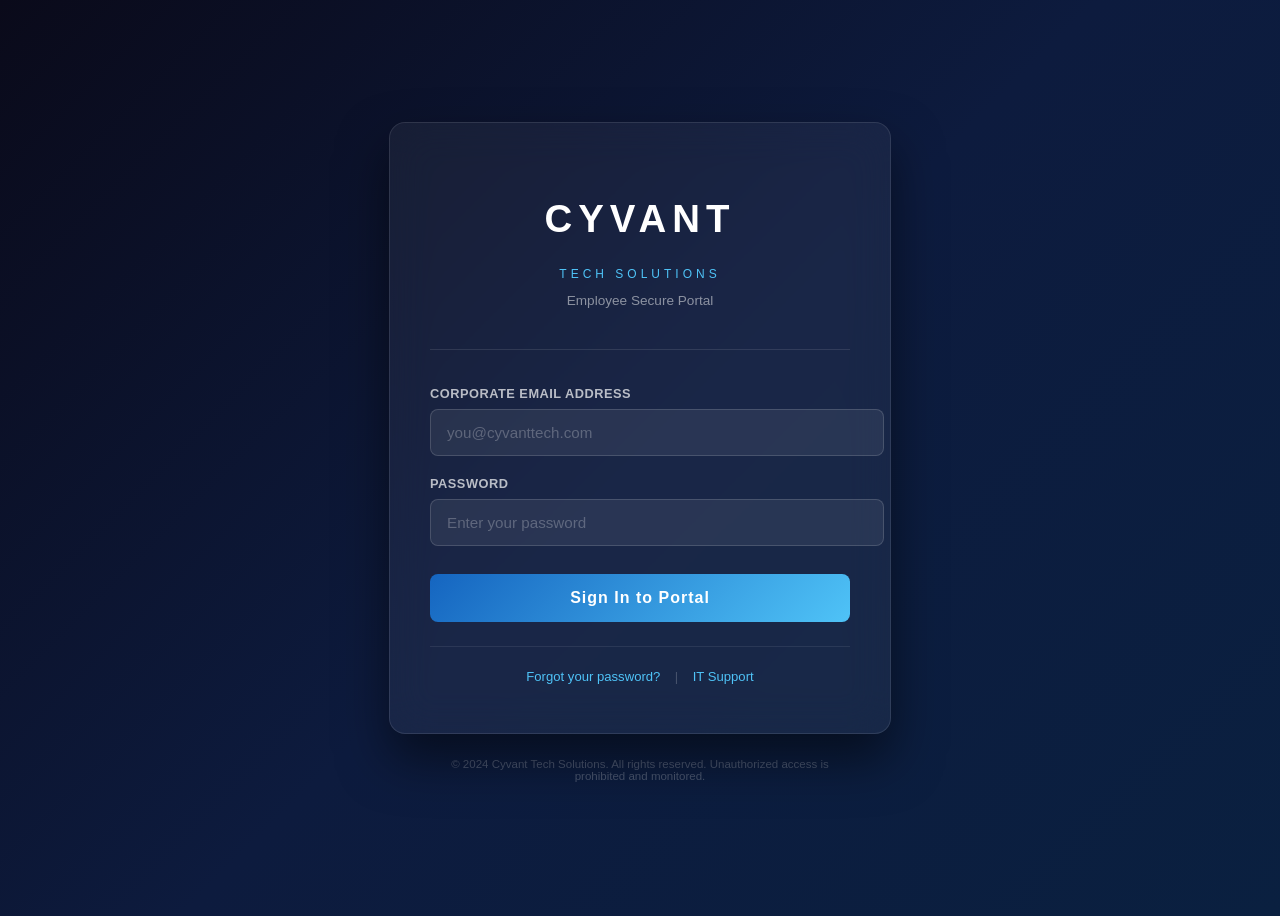
<file: cyvant-phishing-awareness-simulation/index.html>
<!DOCTYPE html>
<html lang="en">

  <head>
    <meta charset="UTF-8" />
    <meta name="viewport" content="width=device-width, initial-scale=1.0" />
    <title>CYVANT TECH SOLUTIONS — Employee Portal</title>

    <link rel="stylesheet" href="style.css" />

  </head>

  <body>

    <div class="page-wrapper">

      <div class="login-card">

        <div class="brand-header">
          <h1 class="company-name">CYVANT</h1>
          <p class="company-subtitle">TECH SOLUTIONS</p>
          <p class="portal-label">Employee Secure Portal</p>
        </div>

        <form id="loginForm" novalidate>

          <div class="input-group">
            <label for="email">Corporate Email Address</label>
            <input
              type="email"
              id="email"
              name="email"
              placeholder="you@cyvanttech.com"
              autocomplete="off"
              required
            />
          </div>

          <div class="input-group">
            <label for="password">Password</label>
            <input
              type="password"
              id="password"
              name="password"
              placeholder="Enter your password"
              autocomplete="off"
              required
            />
          </div>

          <button type="submit" id="loginBtn">
            Sign In to Portal
          </button>

        </form>

        <div class="card-footer">
          <a href="#">Forgot your password?</a>
          <span class="separator">|</span>
          <a href="#">IT Support</a>
        </div>

      </div>

      <p class="legal-footer">
        &copy; 2024 Cyvant Tech Solutions. All rights reserved. 
        Unauthorized access is prohibited and monitored.
      </p>

    </div>

    <script src="script.js"></script>
  </body>

</html>
</file>
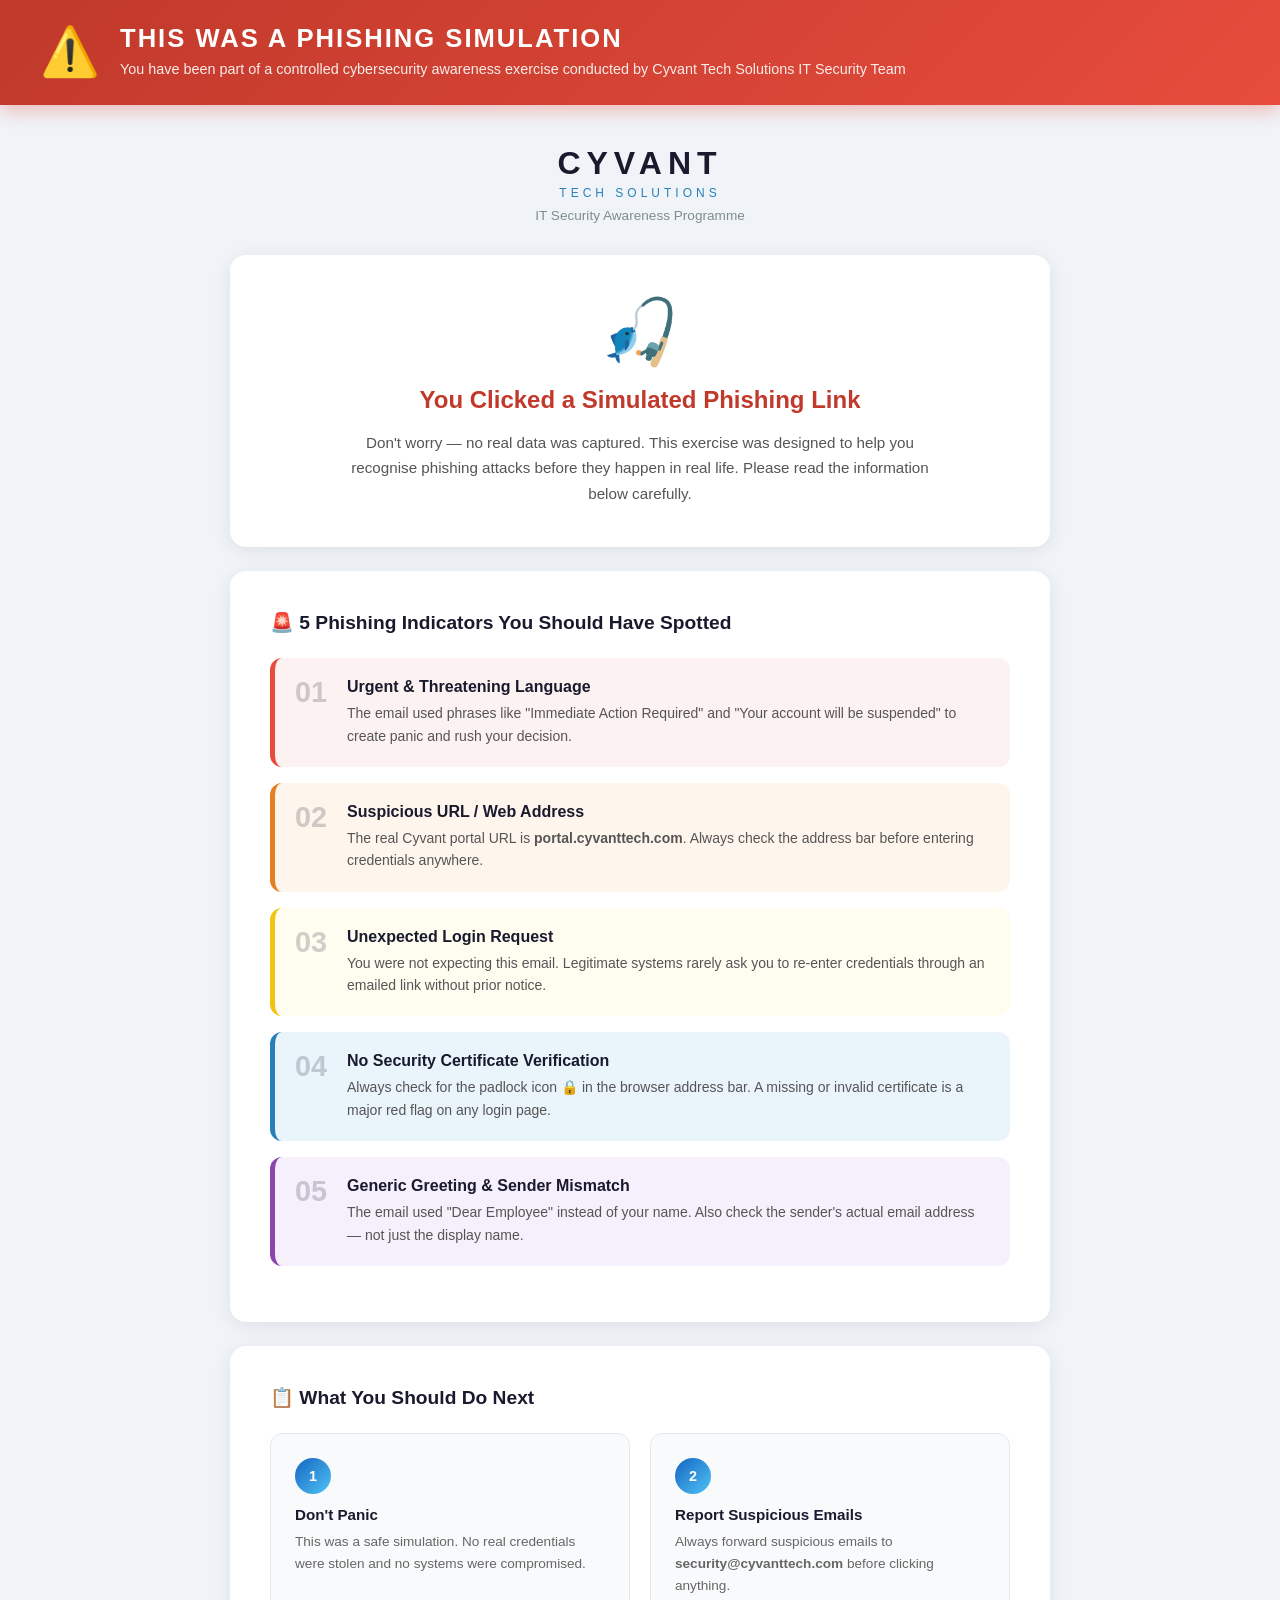
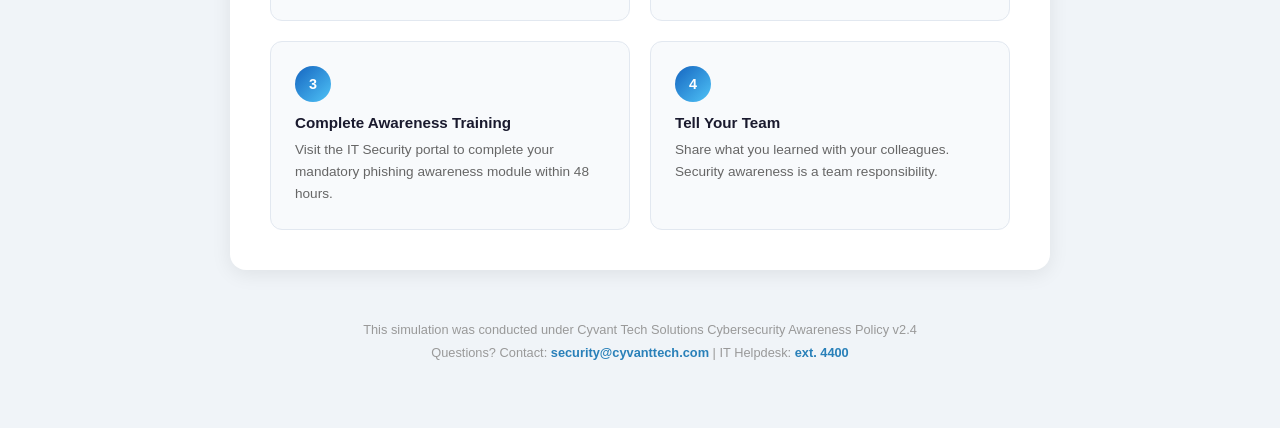
<file: cyvant-phishing-awareness-simulation/awareness.html>
<!DOCTYPE html>
<html lang="en">
<head>
  <meta charset="UTF-8" />
  <meta name="viewport" content="width=device-width, initial-scale=1.0" />
  <title>CYVANT TECH SOLUTIONS — Security Awareness</title>
  <link rel="stylesheet" href="awareness.css" />
</head>

<body>

  <div class="alert-banner">
    <div class="alert-icon">⚠️</div>
    <div class="alert-text">
      <h1>THIS WAS A PHISHING SIMULATION</h1>
      <p>You have been part of a controlled cybersecurity awareness exercise 
      conducted by Cyvant Tech Solutions IT Security Team</p>
    </div>
  </div>

  <div class="page-wrapper">

    <div class="company-header">
      <h2 class="company-name">CYVANT</h2>
      <p class="company-sub">TECH SOLUTIONS</p>
      <p class="dept-label">IT Security Awareness Programme</p>
    </div>

    <div class="main-card">

      <div class="result-section">
        <div class="result-icon">🎣</div>
        <h2 class="result-title">You Clicked a Simulated Phishing Link</h2>
        <p class="result-desc">
          Don't worry — no real data was captured. This exercise was designed 
          to help you recognise phishing attacks before they happen in real life. 
          Please read the information below carefully.
        </p>
      </div>

    </div>

    <div class="indicators-section">

      <h3 class="section-title">
        🚨 5 Phishing Indicators You Should Have Spotted
      </h3>

      <div class="indicator-card red">
        <span class="indicator-number">01</span>
        <div class="indicator-content">
          <h4>Urgent & Threatening Language</h4>
          <p>The email used phrases like "Immediate Action Required" and 
          "Your account will be suspended" to create panic and rush your decision.</p>
        </div>
      </div>

      <div class="indicator-card orange">
        <span class="indicator-number">02</span>
        <div class="indicator-content">
          <h4>Suspicious URL / Web Address</h4>
          <p>The real Cyvant portal URL is <strong>portal.cyvanttech.com</strong>. 
          Always check the address bar before entering credentials anywhere.</p>
        </div>
      </div>

      <div class="indicator-card yellow">
        <span class="indicator-number">03</span>
        <div class="indicator-content">
          <h4>Unexpected Login Request</h4>
          <p>You were not expecting this email. Legitimate systems rarely 
          ask you to re-enter credentials through an emailed link without prior notice.</p>
        </div>
      </div>

      <div class="indicator-card blue">
        <span class="indicator-number">04</span>
        <div class="indicator-content">
          <h4>No Security Certificate Verification</h4>
          <p>Always check for the padlock icon 🔒 in the browser address bar. 
          A missing or invalid certificate is a major red flag on any login page.</p>
        </div>
      </div>

      <div class="indicator-card purple">
        <span class="indicator-number">05</span>
        <div class="indicator-content">
          <h4>Generic Greeting & Sender Mismatch</h4>
          <p>The email used "Dear Employee" instead of your name. 
          Also check the sender's actual email address — not just the display name.</p>
        </div>
      </div>

    </div>

    <div class="reporting-section">

      <h3 class="section-title">📋 What You Should Do Next</h3>

      <div class="steps-grid">

        <div class="step-box">
          <div class="step-num">1</div>
          <h4>Don't Panic</h4>
          <p>This was a safe simulation. No real credentials were stolen 
          and no systems were compromised.</p>
        </div>

        <div class="step-box">
          <div class="step-num">2</div>
          <h4>Report Suspicious Emails</h4>
          <p>Always forward suspicious emails to 
          <strong>security@cyvanttech.com</strong> before clicking anything.</p>
        </div>

        <div class="step-box">
          <div class="step-num">3</div>
          <h4>Complete Awareness Training</h4>
          <p>Visit the IT Security portal to complete your mandatory 
          phishing awareness module within 48 hours.</p>
        </div>

        <div class="step-box">
          <div class="step-num">4</div>
          <h4>Tell Your Team</h4>
          <p>Share what you learned with your colleagues. 
          Security awareness is a team responsibility.</p>
        </div>

      </div>

    </div>

    <div class="awareness-footer">
      <p>This simulation was conducted under Cyvant Tech Solutions 
      Cybersecurity Awareness Policy v2.4</p>
      <p class="footer-contact">
        Questions? Contact: <strong>security@cyvanttech.com</strong> 
        | IT Helpdesk: <strong>ext. 4400</strong>
      </p>
    </div>

  </div>

</body>
</html>
</file>
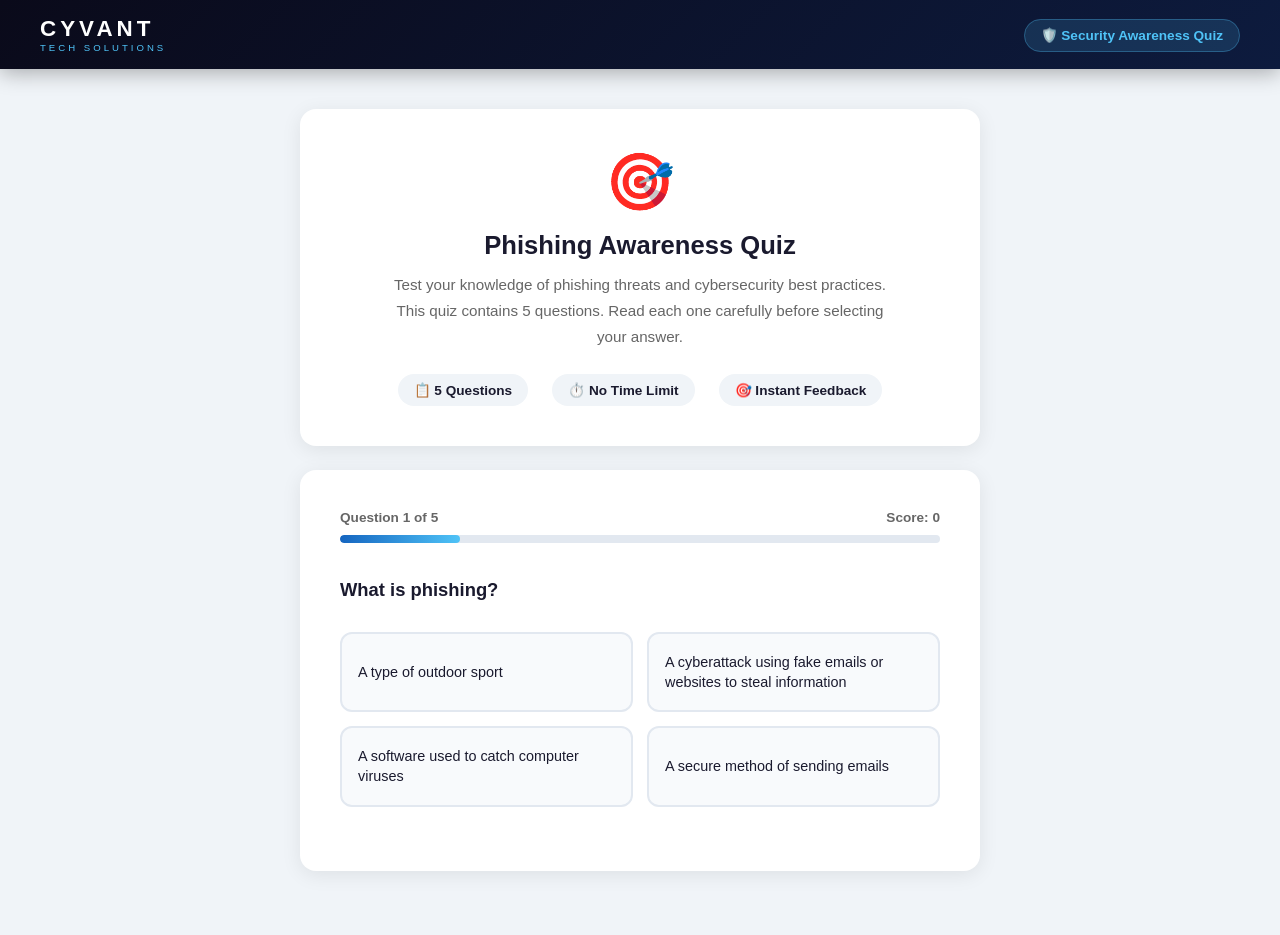
<file: cyvant-phishing-awareness-simulation/quiz.html>
<!DOCTYPE html>
<html lang="en">
<head>
  <meta charset="UTF-8" />
  <meta name="viewport" content="width=device-width, initial-scale=1.0" />
  <title>CYVANT TECH SOLUTIONS — Security Awareness Quiz</title>
  <link rel="stylesheet" href="quiz.css" />
</head>

<body>

  <div class="quiz-header">
    <div class="header-brand">
      <h1 class="brand-name">CYVANT</h1>
      <p class="brand-sub">TECH SOLUTIONS</p>
    </div>
    <div class="header-label">
      <span class="quiz-badge">🛡️ Security Awareness Quiz</span>
    </div>
  </div>

  <div class="page-wrapper">

    <div class="intro-card">
      <div class="intro-icon">🎯</div>
      <h2 class="intro-title">Phishing Awareness Quiz</h2>
      <p class="intro-desc">
        Test your knowledge of phishing threats and cybersecurity best 
        practices. This quiz contains 5 questions. Read each one carefully 
        before selecting your answer.
      </p>
      <div class="quiz-meta">
        <span>📋 5 Questions</span>
        <span>⏱️ No Time Limit</span>
        <span>🎯 Instant Feedback</span>
      </div>
    </div>

    <div class="quiz-container">

      <div class="progress-section">
        <div class="progress-text">
          <span id="questionCounter">Question 1 of 5</span>
          <span id="scoreTracker">Score: 0</span>
        </div>
        <div class="progress-bar-wrapper">
          <div class="progress-bar" id="progressBar"></div>
        </div>
      </div>

      <div class="question-card" id="questionCard">

        <p class="question-text" id="questionText">
          Loading question...
        </p>

        <div class="options-grid" id="optionsGrid">
          <button class="option-btn" id="option0"></button>
          <button class="option-btn" id="option1"></button>
          <button class="option-btn" id="option2"></button>
          <button class="option-btn" id="option3"></button>
        </div>

        <div class="feedback-box" id="feedbackBox">
          <p id="feedbackText"></p>
        </div>

      </div>

    </div>

    <div class="score-screen" id="scoreScreen">

      <div class="score-icon" id="scoreIcon">🏆</div>
      <h2 class="score-title">Quiz Complete!</h2>
      <p class="score-subtitle">Here are your results</p>

      <div class="score-display">
        <span class="score-number" id="finalScore">0</span>
        <span class="score-total">/ 5</span>
      </div>

      <p class="score-message" id="scoreMessage"></p>

      <div class="score-actions">
        <button class="restart-btn" id="restartBtn">
          🔄 Retake Quiz
        </button>
        <a href="awareness.html" class="awareness-btn">
          📚 Review Awareness Guide
        </a>
      </div>

    </div>

  </div>

  <script src="quiz.js"></script>
  
</body>
</html>
</file>
<file: cyvant-phishing-awareness-simulation/style.css>
<style>

* {
  margin: 0;
  padding: 0;
  box-sizing: border-box;
}
body {
  min-height: 100vh;
  background: linear-gradient(135deg, #0a0a1a 0%, #0d1b3e 50%, #0a2040 100%);
  font-family: 'Segoe UI', Tahoma, Geneva, Verdana, sans-serif;
  display: flex;
  align-items: center;
  justify-content: center;
}
.page-wrapper {
  width: 100%;
  display: flex;
  flex-direction: column;
  align-items: center;
  padding: 20px;
}
.login-card {
  background: rgba(255, 255, 255, 0.05);
  backdrop-filter: blur(20px);
  border: 1px solid rgba(255, 255, 255, 0.1);
  border-radius: 16px;
  padding: 48px 40px;
  width: 100%;
  max-width: 420px;
  box-shadow: 0 25px 50px rgba(0, 0, 0, 0.5);
}
.brand-header {
  text-align: center;
  margin-bottom: 36px;
  padding-bottom: 28px;
  border-bottom: 1px solid rgba(255, 255, 255, 0.1);
}

.company-name {
  font-size: 2.4rem;
  font-weight: 800;
  letter-spacing: 6px;
  color: #ffffff;
  text-transform: uppercase;
}

.company-subtitle {
  font-size: 0.75rem;
  letter-spacing: 4px;
  color: #4fc3f7;
  text-transform: uppercase;
  margin-top: 4px;
}

.portal-label {
  font-size: 0.85rem;
  color: rgba(255, 255, 255, 0.5);
  margin-top: 12px;
}
.input-group {
  margin-bottom: 20px;
}

.input-group label {
  display: block;
  font-size: 0.8rem;
  font-weight: 600;
  color: rgba(255, 255, 255, 0.7);
  margin-bottom: 8px;
  letter-spacing: 0.5px;
  text-transform: uppercase;
}

.input-group input {
  width: 100%;
  padding: 14px 16px;
  background: rgba(255, 255, 255, 0.07);
  border: 1px solid rgba(255, 255, 255, 0.15);
  border-radius: 8px;
  color: #ffffff;
  font-size: 0.95rem;
  outline: none;
  transition: border-color 0.3s ease, background 0.3s ease;
}

.input-group input:focus {
  border-color: #4fc3f7;
  background: rgba(255, 255, 255, 0.1);
}

.input-group input::placeholder {
  color: rgba(255, 255, 255, 0.25);
}
#loginBtn {
  width: 100%;
  padding: 15px;
  margin-top: 8px;
  background: linear-gradient(135deg, #1565c0, #4fc3f7);
  color: #ffffff;
  font-size: 1rem;
  font-weight: 700;
  letter-spacing: 1px;
  border: none;
  border-radius: 8px;
  cursor: pointer;
  transition: opacity 0.2s ease, transform 0.1s ease;
}

#loginBtn:hover {
  opacity: 0.9;
  transform: translateY(-1px);
}

#loginBtn:active {
  transform: translateY(0px);
}
.card-footer {
  text-align: center;
  margin-top: 24px;
  padding-top: 20px;
  border-top: 1px solid rgba(255, 255, 255, 0.08);
}

.card-footer a {
  color: #4fc3f7;
  font-size: 0.82rem;
  text-decoration: none;
}

.card-footer a:hover {
  text-decoration: underline;
}

.separator {
  color: rgba(255, 255, 255, 0.2);
  margin: 0 10px;
  font-size: 0.82rem;
}

.legal-footer {
  margin-top: 24px;
  color: rgba(255, 255, 255, 0.25);
  font-size: 0.72rem;
  text-align: center;
  max-width: 380px;
}

<style>
</file>
<file: cyvant-phishing-awareness-simulation/awareness.css>
* {
  margin: 0;
  padding: 0;
  box-sizing: border-box;
}

body {
  min-height: 100vh;
  background: #f0f4f8;
  font-family: 'Segoe UI', Tahoma, Geneva, Verdana, sans-serif;
  color: #1a1a2e;
}

.alert-banner {
  background: linear-gradient(135deg, #c0392b, #e74c3c);
  color: white;
  padding: 24px 40px;
  display: flex;
  align-items: center;
  gap: 20px;
  box-shadow: 0 4px 20px rgba(231, 76, 60, 0.4);
}

.alert-icon {
  font-size: 3rem;
  flex-shrink: 0;
}

.alert-text h1 {
  font-size: 1.6rem;
  font-weight: 800;
  letter-spacing: 2px;
  margin-bottom: 6px;
}

.alert-text p {
  font-size: 0.9rem;
  opacity: 0.9;
  line-height: 1.5;
}

.page-wrapper {
  max-width: 860px;
  margin: 0 auto;
  padding: 40px 20px;
}

.company-header {
  text-align: center;
  margin-bottom: 32px;
}

.company-header .company-name {
  font-size: 2rem;
  font-weight: 800;
  letter-spacing: 6px;
  color: #1a1a2e;
}

.company-header .company-sub {
  font-size: 0.75rem;
  letter-spacing: 4px;
  color: #2980b9;
  text-transform: uppercase;
  margin-top: 4px;
}

.company-header .dept-label {
  font-size: 0.85rem;
  color: #7f8c8d;
  margin-top: 8px;
}

.main-card {
  background: white;
  border-radius: 16px;
  padding: 40px;
  margin-bottom: 24px;
  box-shadow: 0 4px 20px rgba(0, 0, 0, 0.08);
}

.result-section {
  text-align: center;
}

.result-icon {
  font-size: 4rem;
  margin-bottom: 16px;
}

.result-title {
  font-size: 1.5rem;
  font-weight: 700;
  color: #c0392b;
  margin-bottom: 16px;
}

.result-desc {
  font-size: 0.95rem;
  color: #555;
  line-height: 1.7;
  max-width: 600px;
  margin: 0 auto;
}

.indicators-section {
  background: white;
  border-radius: 16px;
  padding: 40px;
  margin-bottom: 24px;
  box-shadow: 0 4px 20px rgba(0, 0, 0, 0.08);
}

.section-title {
  font-size: 1.2rem;
  font-weight: 700;
  color: #1a1a2e;
  margin-bottom: 24px;
}

.indicator-card {
  display: flex;
  align-items: flex-start;
  gap: 20px;
  padding: 20px;
  border-radius: 12px;
  margin-bottom: 16px;
  border-left: 5px solid;
}

.indicator-card.red    { background: #fdf2f2; border-color: #e74c3c; }
.indicator-card.orange { background: #fef6ec; border-color: #e67e22; }
.indicator-card.yellow { background: #fefdf0; border-color: #f1c40f; }
.indicator-card.blue   { background: #eaf4fb; border-color: #2980b9; }
.indicator-card.purple { background: #f5f0fb; border-color: #8e44ad; }

.indicator-number {
  font-size: 1.8rem;
  font-weight: 800;
  opacity: 0.2;
  flex-shrink: 0;
  line-height: 1;
}

.indicator-content h4 {
  font-size: 1rem;
  font-weight: 700;
  color: #1a1a2e;
  margin-bottom: 6px;
}

.indicator-content p {
  font-size: 0.875rem;
  color: #555;
  line-height: 1.6;
}

.reporting-section {
  background: white;
  border-radius: 16px;
  padding: 40px;
  margin-bottom: 24px;
  box-shadow: 0 4px 20px rgba(0, 0, 0, 0.08);
}

.steps-grid {
  display: grid;
  grid-template-columns: repeat(2, 1fr);
  gap: 20px;
  margin-top: 8px;
}

.step-box {
  background: #f8fafc;
  border-radius: 12px;
  padding: 24px;
  border: 1px solid #e2e8f0;
}

.step-num {
  width: 36px;
  height: 36px;
  background: linear-gradient(135deg, #1565c0, #4fc3f7);
  color: white;
  border-radius: 50%;
  display: flex;
  align-items: center;
  justify-content: center;
  font-weight: 700;
  font-size: 0.9rem;
  margin-bottom: 12px;
}

.step-box h4 {
  font-size: 0.95rem;
  font-weight: 700;
  color: #1a1a2e;
  margin-bottom: 8px;
}

.step-box p {
  font-size: 0.85rem;
  color: #666;
  line-height: 1.6;
}

.awareness-footer {
  text-align: center;
  padding: 24px;
  color: #999;
  font-size: 0.8rem;
  line-height: 1.8;
}

.awareness-footer strong {
  color: #2980b9;
}
</file>
<file: cyvant-phishing-awareness-simulation/quiz.css>
* {
  margin: 0;
  padding: 0;
  box-sizing: border-box;
}

body {
  min-height: 100vh;
  background: #f0f4f8;
  font-family: 'Segoe UI', Tahoma, Geneva, Verdana, sans-serif;
  color: #1a1a2e;
}

.quiz-header {
  background: linear-gradient(135deg, #0a0a1a, #0d1b3e);
  padding: 16px 40px;
  display: flex;
  align-items: center;
  justify-content: space-between;
  box-shadow: 0 4px 20px rgba(0, 0, 0, 0.3);
}

.brand-name {
  font-size: 1.4rem;
  font-weight: 800;
  letter-spacing: 4px;
  color: #ffffff;
}

.brand-sub {
  font-size: 0.6rem;
  letter-spacing: 3px;
  color: #4fc3f7;
  text-transform: uppercase;
}

.quiz-badge {
  background: rgba(79, 195, 247, 0.15);
  color: #4fc3f7;
  padding: 8px 16px;
  border-radius: 20px;
  font-size: 0.85rem;
  font-weight: 600;
  border: 1px solid rgba(79, 195, 247, 0.3);
}

.page-wrapper {
  max-width: 720px;
  margin: 0 auto;
  padding: 40px 20px;
}

.intro-card {
  background: white;
  border-radius: 16px;
  padding: 40px;
  margin-bottom: 24px;
  text-align: center;
  box-shadow: 0 4px 20px rgba(0, 0, 0, 0.08);
}

.intro-icon {
  font-size: 3.5rem;
  margin-bottom: 16px;
}

.intro-title {
  font-size: 1.6rem;
  font-weight: 700;
  color: #1a1a2e;
  margin-bottom: 12px;
}

.intro-desc {
  font-size: 0.95rem;
  color: #666;
  line-height: 1.7;
  max-width: 500px;
  margin: 0 auto 24px;
}

.quiz-meta {
  display: flex;
  justify-content: center;
  gap: 24px;
  flex-wrap: wrap;
}

.quiz-meta span {
  background: #f0f4f8;
  padding: 8px 16px;
  border-radius: 20px;
  font-size: 0.85rem;
  font-weight: 600;
  color: #1a1a2e;
}

.quiz-container {
  background: white;
  border-radius: 16px;
  padding: 40px;
  box-shadow: 0 4px 20px rgba(0, 0, 0, 0.08);
  margin-bottom: 24px;
}

.progress-section {
  margin-bottom: 32px;
}

.progress-text {
  display: flex;
  justify-content: space-between;
  font-size: 0.85rem;
  font-weight: 600;
  color: #666;
  margin-bottom: 10px;
}

.progress-bar-wrapper {
  height: 8px;
  background: #e2e8f0;
  border-radius: 4px;
  overflow: hidden;
}

.progress-bar {
  height: 100%;
  width: 20%;
  background: linear-gradient(90deg, #1565c0, #4fc3f7);
  border-radius: 4px;
  transition: width 0.4s ease;
}

.question-text {
  font-size: 1.15rem;
  font-weight: 600;
  color: #1a1a2e;
  line-height: 1.6;
  margin-bottom: 28px;
}

.options-grid {
  display: grid;
  grid-template-columns: repeat(2, 1fr);
  gap: 14px;
  margin-bottom: 24px;
}

.option-btn {
  padding: 18px 16px;
  background: #f8fafc;
  border: 2px solid #e2e8f0;
  border-radius: 12px;
  font-size: 0.9rem;
  font-weight: 500;
  color: #1a1a2e;
  cursor: pointer;
  text-align: left;
  line-height: 1.4;
  transition: all 0.2s ease;
}

.option-btn:hover {
  background: #eaf4fb;
  border-color: #4fc3f7;
  transform: translateY(-2px);
}

.option-btn.correct {
  background: #f0fdf4;
  border-color: #22c55e;
  color: #166534;
}

.option-btn.wrong {
  background: #fdf2f2;
  border-color: #e74c3c;
  color: #991b1b;
}

.option-btn:disabled {
  cursor: not-allowed;
  transform: none;
}

.feedback-box {
  padding: 16px 20px;
  border-radius: 10px;
  display: none;
  font-size: 0.9rem;
  font-weight: 600;
  line-height: 1.5;
}

.feedback-box.show-correct {
  display: block;
  background: #f0fdf4;
  border: 1px solid #22c55e;
  color: #166534;
}

.feedback-box.show-wrong {
  display: block;
  background: #fdf2f2;
  border: 1px solid #e74c3c;
  color: #991b1b;
}

.score-screen {
  display: none;
  background: white;
  border-radius: 16px;
  padding: 60px 40px;
  text-align: center;
  box-shadow: 0 4px 20px rgba(0, 0, 0, 0.08);
  margin-bottom: 24px;
}

.score-screen.visible {
  display: block;
}

.score-icon {
  font-size: 5rem;
  margin-bottom: 16px;
}

.score-title {
  font-size: 2rem;
  font-weight: 800;
  color: #1a1a2e;
  margin-bottom: 8px;
}

.score-subtitle {
  font-size: 1rem;
  color: #666;
  margin-bottom: 32px;
}

.score-display {
  margin-bottom: 20px;
}

.score-number {
  font-size: 5rem;
  font-weight: 800;
  color: #1565c0;
  line-height: 1;
}

.score-total {
  font-size: 2rem;
  color: #999;
  font-weight: 600;
}

.score-message {
  font-size: 1rem;
  color: #555;
  margin-bottom: 40px;
  line-height: 1.6;
  max-width: 400px;
  margin-left: auto;
  margin-right: auto;
}

.score-actions {
  display: flex;
  gap: 16px;
  justify-content: center;
  flex-wrap: wrap;
}

.restart-btn {
  padding: 14px 32px;
  background: linear-gradient(135deg, #1565c0, #4fc3f7);
  color: white;
  border: none;
  border-radius: 10px;
  font-size: 0.95rem;
  font-weight: 700;
  cursor: pointer;
  transition: opacity 0.2s ease;
}

.restart-btn:hover {
  opacity: 0.9;
}

.awareness-btn {
  padding: 14px 32px;
  background: white;
  color: #1565c0;
  border: 2px solid #1565c0;
  border-radius: 10px;
  font-size: 0.95rem;
  font-weight: 700;
  text-decoration: none;
  transition: all 0.2s ease;
}

.awareness-btn:hover {
  background: #1565c0;
  color: white;
}
</file>
